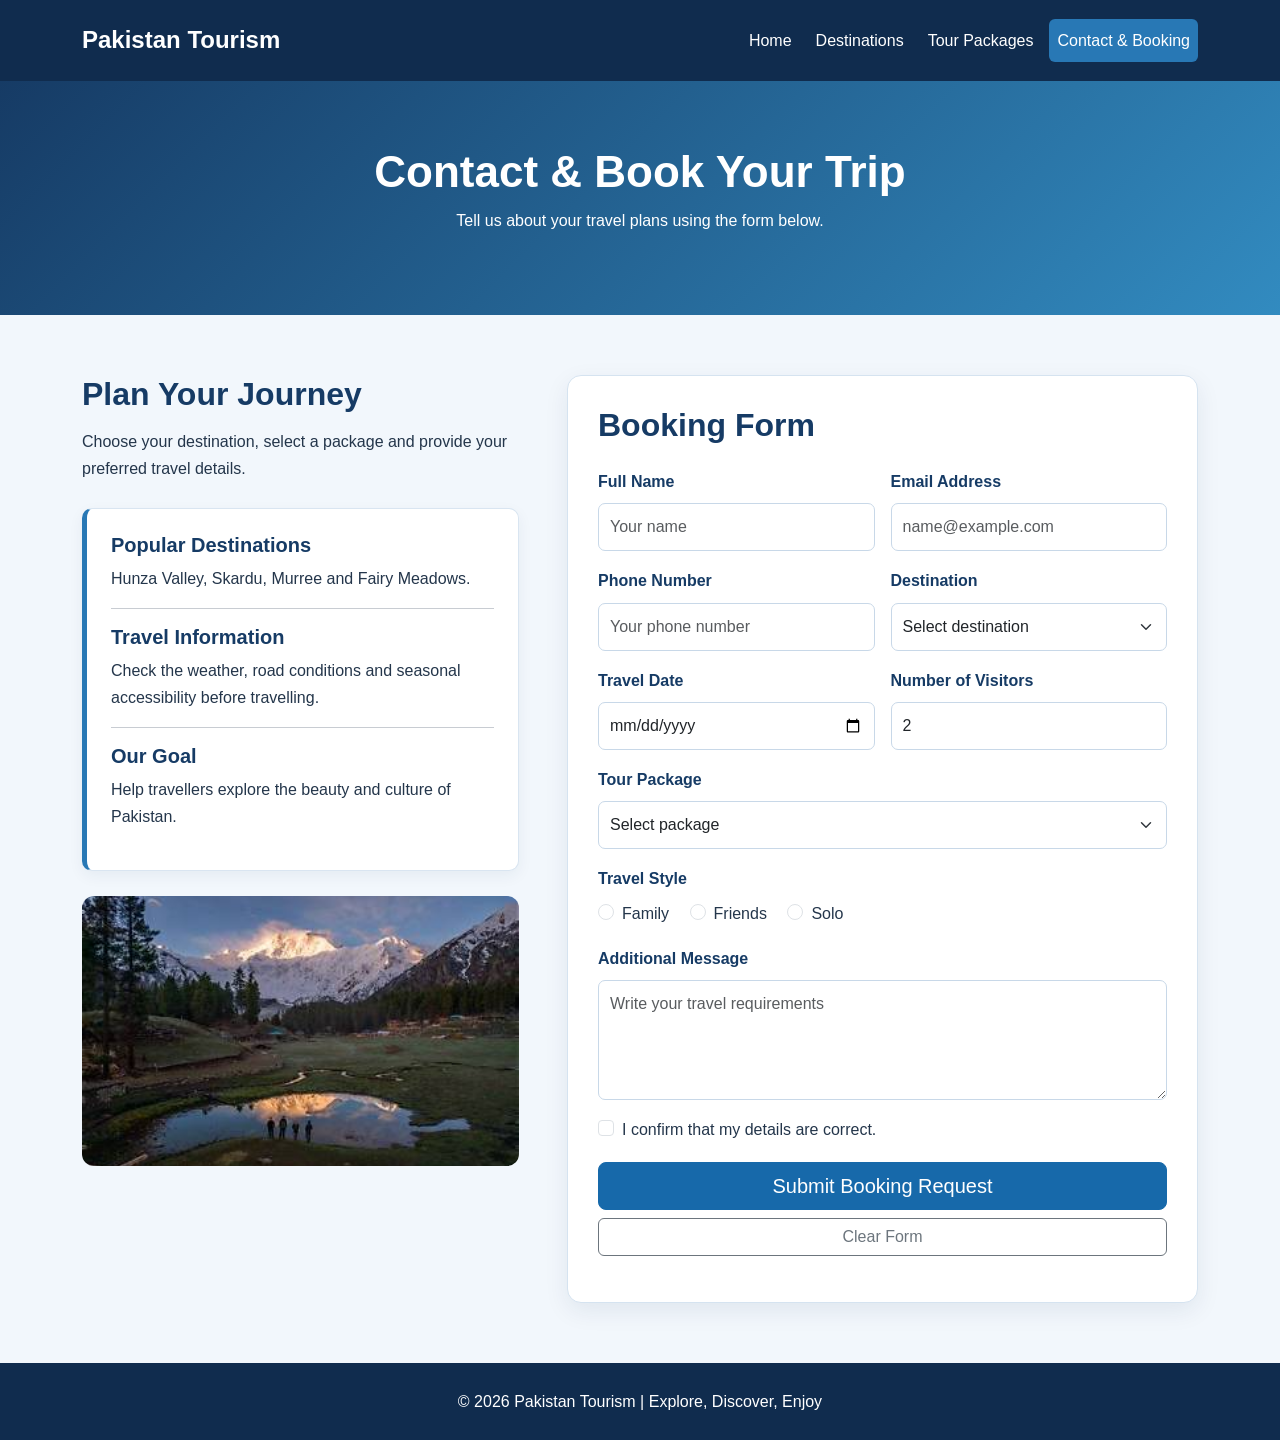
<file: contact.html>
<!DOCTYPE html>
<html lang="en">
<head>
    <meta charset="UTF-8">
    <meta name="viewport" content="width=device-width, initial-scale=1.0">
    <title>Contact & Booking - Pakistan Tourism</title>
    <link href="https://cdn.jsdelivr.net/npm/bootstrap@5.3.3/dist/css/bootstrap.min.css" rel="stylesheet">
    <link rel="stylesheet" href="style.css">
</head>
<body>

<nav class="navbar navbar-expand-lg navbar-dark main-nav">
    <div class="container">
        <a class="navbar-brand fw-bold" href="index.html">Pakistan Tourism</a>
        <button class="navbar-toggler" type="button" data-bs-toggle="collapse" data-bs-target="#menu" aria-label="Toggle navigation">
            <span class="navbar-toggler-icon"></span>
        </button>
        <div class="collapse navbar-collapse" id="menu">
            <ul class="navbar-nav ms-auto">
                <li class="nav-item"><a class="nav-link" href="index.html">Home</a></li>
                <li class="nav-item"><a class="nav-link" href="destinations.html">Destinations</a></li>
                <li class="nav-item"><a class="nav-link" href="tours.html">Tour Packages</a></li>
                <li class="nav-item"><a class="nav-link active" href="contact.html">Contact & Booking</a></li>
            </ul>
        </div>
    </div>
</nav>

<header class="page-banner">
    <div class="container">
        <h1>Contact & Book Your Trip</h1>
        <p>Tell us about your travel plans using the form below.</p>
    </div>
</header>

<section class="container section-space">
    <div class="row g-5">
        <div class="col-lg-5">
            <h2 class="section-title">Plan Your Journey</h2>
            <p>Choose your destination, select a package and provide your preferred travel details.</p>

            <div class="contact-box">
                <h5>Popular Destinations</h5>
                <p>Hunza Valley, Skardu, Murree and Fairy Meadows.</p>
                <hr>
                <h5>Travel Information</h5>
                <p>Check the weather, road conditions and seasonal accessibility before travelling.</p>
                <hr>
                <h5>Our Goal</h5>
                <p>Help travellers explore the beauty and culture of Pakistan.</p>
            </div>

            <img src="fairymeadows.jpg" alt="Fairy Meadows landscape" class="contact-image">
        </div>

        <div class="col-lg-7">
            <div class="form-card">
                <h2 class="section-title mb-4">Booking Form</h2>

                <form id="bookingForm">
                    <div class="row g-3">

                        <div class="col-md-6">
                            <label for="fullName" class="form-label">Full Name</label>
                            <input type="text" class="form-control" id="fullName" placeholder="Your name" required>
                        </div>

                        <div class="col-md-6">
                            <label for="email" class="form-label">Email Address</label>
                            <input type="email" class="form-control" id="email" placeholder="name@example.com" required>
                        </div>

                        <div class="col-md-6">
                            <label for="phone" class="form-label">Phone Number</label>
                            <input type="tel" class="form-control" id="phone" placeholder="Your phone number" required>
                        </div>

                        <div class="col-md-6">
                            <label for="destination" class="form-label">Destination</label>
                            <select class="form-select" id="destination" required>
                                <option value="">Select destination</option>
                                <option>Hunza Valley</option>
                                <option>Skardu</option>
                                <option>Murree</option>
                                <option>Fairy Meadows</option>
                            </select>
                        </div>

                        <div class="col-md-6">
                            <label for="travelDate" class="form-label">Travel Date</label>
                            <input type="date" class="form-control" id="travelDate" required>
                        </div>

                        <div class="col-md-6">
                            <label for="visitors" class="form-label">Number of Visitors</label>
                            <input type="number" class="form-control" id="visitors" min="1" max="50" value="2" required>
                        </div>

                        <div class="col-12">
                            <label for="package" class="form-label">Tour Package</label>
                            <select class="form-select" id="package" required>
                                <option value="">Select package</option>
                                <option>Hunza Explorer</option>
                                <option>Skardu Escape</option>
                                <option>Murree Retreat</option>
                                <option>Custom Trip</option>
                            </select>
                        </div>

                        <div class="col-12">
                            <label class="form-label d-block">Travel Style</label>

                            <div class="form-check form-check-inline">
                                <input class="form-check-input" type="radio" name="travelStyle" id="family" value="Family" required>
                                <label class="form-check-label" for="family">Family</label>
                            </div>

                            <div class="form-check form-check-inline">
                                <input class="form-check-input" type="radio" name="travelStyle" id="friends" value="Friends">
                                <label class="form-check-label" for="friends">Friends</label>
                            </div>

                            <div class="form-check form-check-inline">
                                <input class="form-check-input" type="radio" name="travelStyle" id="solo" value="Solo">
                                <label class="form-check-label" for="solo">Solo</label>
                            </div>
                        </div>

                        <div class="col-12">
                            <label for="message" class="form-label">Additional Message</label>
                            <textarea class="form-control" id="message" rows="4" placeholder="Write your travel requirements"></textarea>
                        </div>

                        <div class="col-12">
                            <div class="form-check">
                                <input class="form-check-input" type="checkbox" id="agreement" required>
                                <label class="form-check-label" for="agreement">
                                    I confirm that my details are correct.
                                </label>
                            </div>
                        </div>

                        <div class="col-12">
                            <button type="submit" class="btn btn-primary btn-lg w-100">Submit Booking Request</button>
                            <button type="reset" class="btn btn-outline-secondary w-100 mt-2">Clear Form</button>
                        </div>

                        <div class="col-12">
                            <div id="formMessage" class="alert alert-success d-none" role="status"></div>
                        </div>
                    </div>
                </form>
            </div>
        </div>
    </div>
</section>

<footer class="site-footer">
    <p>&copy; 2026 Pakistan Tourism | Explore, Discover, Enjoy</p>
</footer>

<script src="https://cdn.jsdelivr.net/npm/bootstrap@5.3.3/dist/js/bootstrap.bundle.min.js"></script>
<script>
    const bookingForm = document.getElementById("bookingForm");
    const formMessage = document.getElementById("formMessage");

    bookingForm.addEventListener("submit", function(event) {
        event.preventDefault();

        if (!bookingForm.checkValidity()) {
            bookingForm.reportValidity();
            return;
        }

        formMessage.textContent =
            "Thank you, " + document.getElementById("fullName").value +
            "! Your demo form was submitted successfully. No booking was sent to a server.";

        formMessage.classList.remove("d-none");
    });

    bookingForm.addEventListener("reset", function() {
        formMessage.classList.add("d-none");
        formMessage.textContent = "";
    });
</script>
</body>
</html>
</file>
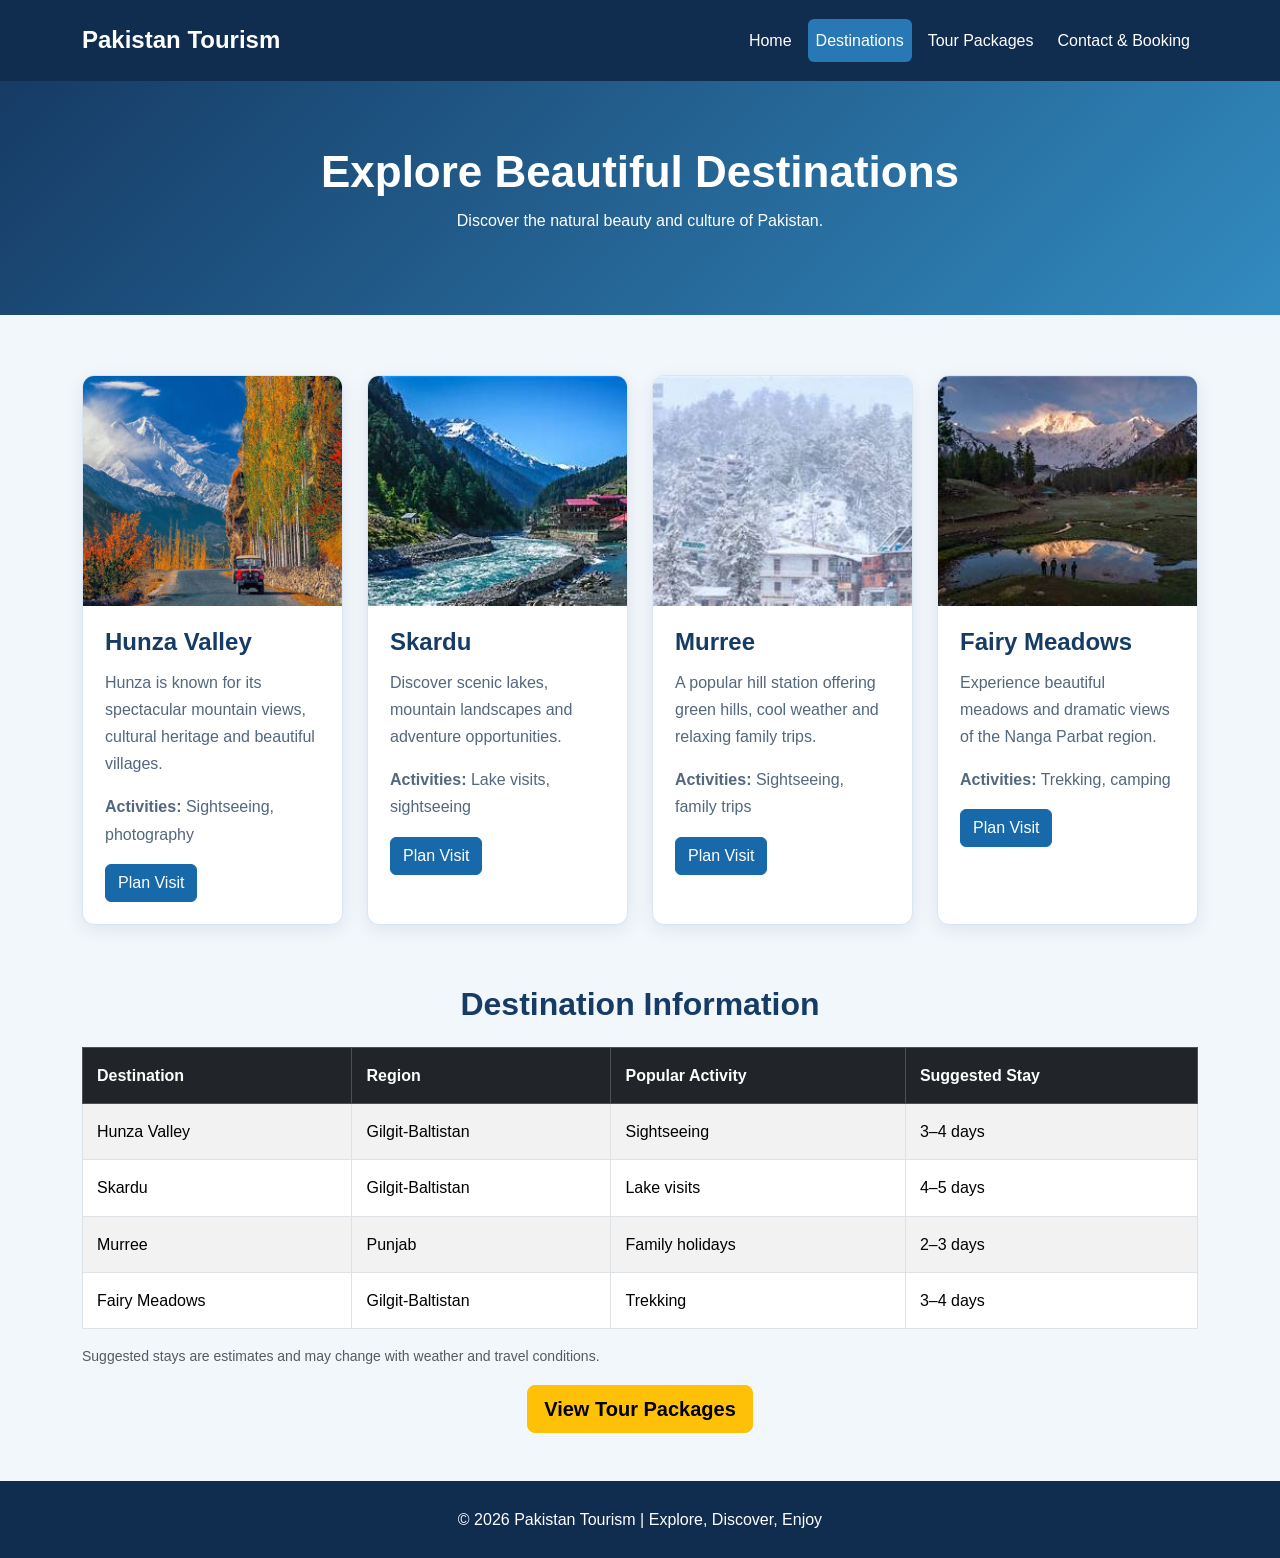
<file: destinations.html>
<!DOCTYPE html>
<html lang="en">
<head>
    <meta charset="UTF-8">
    <meta name="viewport" content="width=device-width, initial-scale=1.0">
    <title>Destinations - Pakistan Tourism</title>
    <link href="https://cdn.jsdelivr.net/npm/bootstrap@5.3.3/dist/css/bootstrap.min.css" rel="stylesheet">
    <link rel="stylesheet" href="style.css">
</head>
<body>

<nav class="navbar navbar-expand-lg navbar-dark main-nav">
    <div class="container">
        <a class="navbar-brand fw-bold" href="index.html">Pakistan Tourism</a>
        <button class="navbar-toggler" type="button" data-bs-toggle="collapse" data-bs-target="#menu" aria-label="Toggle navigation">
            <span class="navbar-toggler-icon"></span>
        </button>
        <div class="collapse navbar-collapse" id="menu">
            <ul class="navbar-nav ms-auto">
                <li class="nav-item"><a class="nav-link" href="index.html">Home</a></li>
                <li class="nav-item"><a class="nav-link active" href="destinations.html">Destinations</a></li>
                <li class="nav-item"><a class="nav-link" href="tours.html">Tour Packages</a></li>
                <li class="nav-item"><a class="nav-link" href="contact.html">Contact & Booking</a></li>
            </ul>
        </div>
    </div>
</nav>

<header class="page-banner">
    <div class="container">
        <h1>Explore Beautiful Destinations</h1>
        <p>Discover the natural beauty and culture of Pakistan.</p>
    </div>
</header>

<section class="container section-space">
    <div class="row g-4">

        <div class="col-md-6 col-lg-3">
            <div class="info-card">
                <img src="hunza.jpg" alt="Hunza Valley">
                <div class="card-body-custom">
                    <h4>Hunza Valley</h4>
                    <p>Hunza is known for its spectacular mountain views, cultural heritage and beautiful villages.</p>
                    <p><strong>Activities:</strong> Sightseeing, photography</p>
                    <a href="contact.html" class="btn btn-primary">Plan Visit</a>
                </div>
            </div>
        </div>

        <div class="col-md-6 col-lg-3">
            <div class="info-card">
                <img src="skardu.jpg" alt="Skardu">
                <div class="card-body-custom">
                    <h4>Skardu</h4>
                    <p>Discover scenic lakes, mountain landscapes and adventure opportunities.</p>
                    <p><strong>Activities:</strong> Lake visits, sightseeing</p>
                    <a href="contact.html" class="btn btn-primary">Plan Visit</a>
                </div>
            </div>
        </div>

        <div class="col-md-6 col-lg-3">
            <div class="info-card">
                <img src="murree.jpg" alt="Murree">
                <div class="card-body-custom">
                    <h4>Murree</h4>
                    <p>A popular hill station offering green hills, cool weather and relaxing family trips.</p>
                    <p><strong>Activities:</strong> Sightseeing, family trips</p>
                    <a href="contact.html" class="btn btn-primary">Plan Visit</a>
                </div>
            </div>
        </div>

        <div class="col-md-6 col-lg-3">
            <div class="info-card">
                <img src="fairymeadows.jpg" alt="Fairy Meadows">
                <div class="card-body-custom">
                    <h4>Fairy Meadows</h4>
                    <p>Experience beautiful meadows and dramatic views of the Nanga Parbat region.</p>
                    <p><strong>Activities:</strong> Trekking, camping</p>
                    <a href="contact.html" class="btn btn-primary">Plan Visit</a>
                </div>
            </div>
        </div>

    </div>
</section>

<section class="container pb-5">
    <h2 class="section-title text-center mb-4">Destination Information</h2>
    <div class="table-responsive">
        <table class="table table-bordered table-striped">
            <thead class="table-dark">
                <tr>
                    <th>Destination</th>
                    <th>Region</th>
                    <th>Popular Activity</th>
                    <th>Suggested Stay</th>
                </tr>
            </thead>
            <tbody>
                <tr><td>Hunza Valley</td><td>Gilgit-Baltistan</td><td>Sightseeing</td><td>3–4 days</td></tr>
                <tr><td>Skardu</td><td>Gilgit-Baltistan</td><td>Lake visits</td><td>4–5 days</td></tr>
                <tr><td>Murree</td><td>Punjab</td><td>Family holidays</td><td>2–3 days</td></tr>
                <tr><td>Fairy Meadows</td><td>Gilgit-Baltistan</td><td>Trekking</td><td>3–4 days</td></tr>
            </tbody>
        </table>
    </div>
    <p class="text-muted small">Suggested stays are estimates and may change with weather and travel conditions.</p>
    <div class="text-center">
        <a href="tours.html" class="btn btn-warning btn-lg">View Tour Packages</a>
    </div>
</section>

<footer class="site-footer">
    <p>&copy; 2026 Pakistan Tourism | Explore, Discover, Enjoy</p>
</footer>

<script src="https://cdn.jsdelivr.net/npm/bootstrap@5.3.3/dist/js/bootstrap.bundle.min.js"></script>
</body>
</html>
</file>
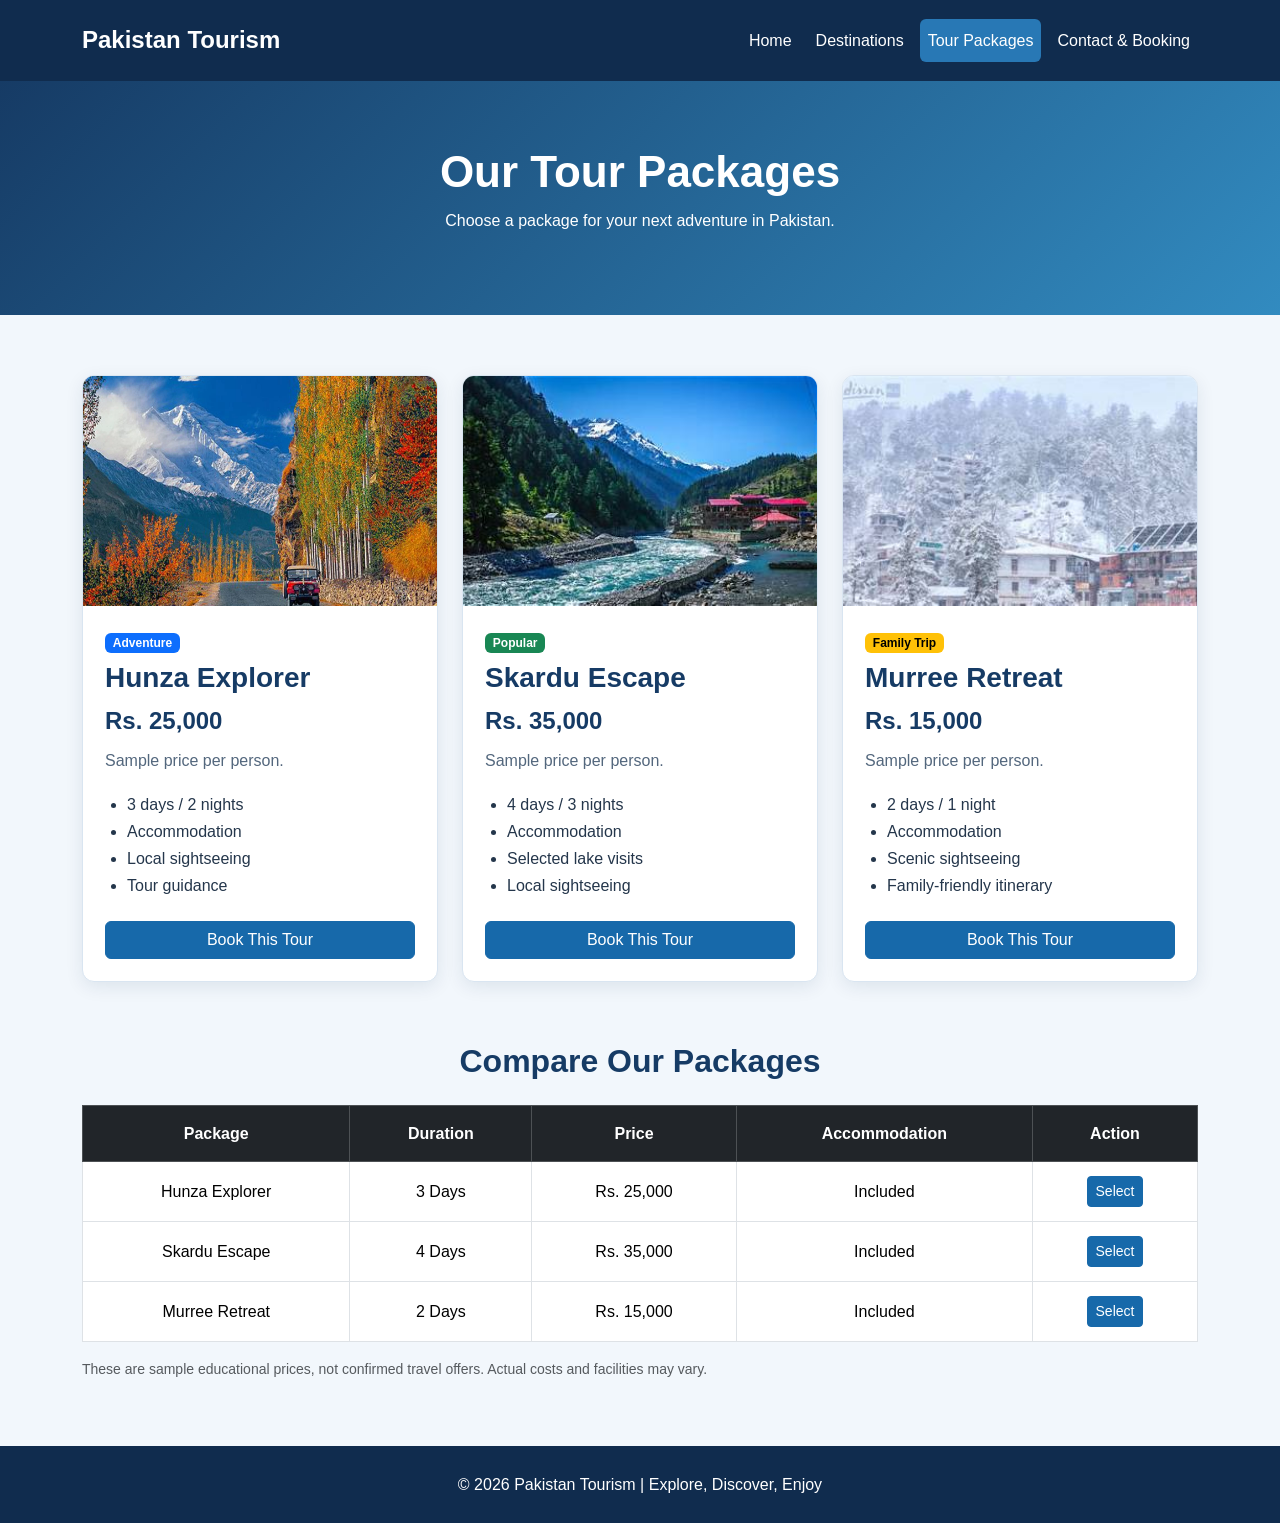
<file: tours.html>
<!DOCTYPE html>
<html lang="en">
<head>
    <meta charset="UTF-8">
    <meta name="viewport" content="width=device-width, initial-scale=1.0">
    <title>Tour Packages - Pakistan Tourism</title>
    <link href="https://cdn.jsdelivr.net/npm/bootstrap@5.3.3/dist/css/bootstrap.min.css" rel="stylesheet">
    <link rel="stylesheet" href="style.css">
</head>
<body>

<nav class="navbar navbar-expand-lg navbar-dark main-nav">
    <div class="container">
        <a class="navbar-brand fw-bold" href="index.html">Pakistan Tourism</a>
        <button class="navbar-toggler" type="button" data-bs-toggle="collapse" data-bs-target="#menu" aria-label="Toggle navigation">
            <span class="navbar-toggler-icon"></span>
        </button>
        <div class="collapse navbar-collapse" id="menu">
            <ul class="navbar-nav ms-auto">
                <li class="nav-item"><a class="nav-link" href="index.html">Home</a></li>
                <li class="nav-item"><a class="nav-link" href="destinations.html">Destinations</a></li>
                <li class="nav-item"><a class="nav-link active" href="tours.html">Tour Packages</a></li>
                <li class="nav-item"><a class="nav-link" href="contact.html">Contact & Booking</a></li>
            </ul>
        </div>
    </div>
</nav>

<header class="page-banner">
    <div class="container">
        <h1>Our Tour Packages</h1>
        <p>Choose a package for your next adventure in Pakistan.</p>
    </div>
</header>

<section class="container section-space">
    <div class="row g-4">

        <div class="col-md-4">
            <div class="info-card">
                <img src="hunza.jpg" alt="Hunza tour">
                <div class="card-body-custom">
                    <span class="badge text-bg-primary mb-2">Adventure</span>
                    <h3>Hunza Explorer</h3>
                    <h4 class="package-price">Rs. 25,000</h4>
                    <p>Sample price per person.</p>
                    <ul>
                        <li>3 days / 2 nights</li>
                        <li>Accommodation</li>
                        <li>Local sightseeing</li>
                        <li>Tour guidance</li>
                    </ul>
                    <a href="contact.html" class="btn btn-primary w-100">Book This Tour</a>
                </div>
            </div>
        </div>

        <div class="col-md-4">
            <div class="info-card">
                <img src="skardu.jpg" alt="Skardu tour">
                <div class="card-body-custom">
                    <span class="badge text-bg-success mb-2">Popular</span>
                    <h3>Skardu Escape</h3>
                    <h4 class="package-price">Rs. 35,000</h4>
                    <p>Sample price per person.</p>
                    <ul>
                        <li>4 days / 3 nights</li>
                        <li>Accommodation</li>
                        <li>Selected lake visits</li>
                        <li>Local sightseeing</li>
                    </ul>
                    <a href="contact.html" class="btn btn-primary w-100">Book This Tour</a>
                </div>
            </div>
        </div>

        <div class="col-md-4">
            <div class="info-card">
                <img src="murree.jpg" alt="Murree tour">
                <div class="card-body-custom">
                    <span class="badge text-bg-warning mb-2">Family Trip</span>
                    <h3>Murree Retreat</h3>
                    <h4 class="package-price">Rs. 15,000</h4>
                    <p>Sample price per person.</p>
                    <ul>
                        <li>2 days / 1 night</li>
                        <li>Accommodation</li>
                        <li>Scenic sightseeing</li>
                        <li>Family-friendly itinerary</li>
                    </ul>
                    <a href="contact.html" class="btn btn-primary w-100">Book This Tour</a>
                </div>
            </div>
        </div>

    </div>
</section>

<section class="container pb-5">
    <h2 class="section-title text-center mb-4">Compare Our Packages</h2>
    <div class="table-responsive">
        <table class="table table-bordered table-hover text-center align-middle">
            <thead class="table-dark">
                <tr>
                    <th>Package</th>
                    <th>Duration</th>
                    <th>Price</th>
                    <th>Accommodation</th>
                    <th>Action</th>
                </tr>
            </thead>
            <tbody>
                <tr>
                    <td>Hunza Explorer</td>
                    <td>3 Days</td>
                    <td>Rs. 25,000</td>
                    <td>Included</td>
                    <td><a href="contact.html" class="btn btn-sm btn-primary">Select</a></td>
                </tr>
                <tr>
                    <td>Skardu Escape</td>
                    <td>4 Days</td>
                    <td>Rs. 35,000</td>
                    <td>Included</td>
                    <td><a href="contact.html" class="btn btn-sm btn-primary">Select</a></td>
                </tr>
                <tr>
                    <td>Murree Retreat</td>
                    <td>2 Days</td>
                    <td>Rs. 15,000</td>
                    <td>Included</td>
                    <td><a href="contact.html" class="btn btn-sm btn-primary">Select</a></td>
                </tr>
            </tbody>
        </table>
    </div>
    <p class="text-muted small">These are sample educational prices, not confirmed travel offers. Actual costs and facilities may vary.</p>
</section>

<footer class="site-footer">
    <p>&copy; 2026 Pakistan Tourism | Explore, Discover, Enjoy</p>
</footer>

<script src="https://cdn.jsdelivr.net/npm/bootstrap@5.3.3/dist/js/bootstrap.bundle.min.js"></script>
</body>
</html>
</file>
<file: style.css>
/* GENERAL DESIGN */
body {
    font-family: Arial, sans-serif;
    background-color: #f2f7fc;
    color: #24364b;
    margin: 0;
    line-height: 1.7;
}

img {
    max-width: 100%;
}

/* NAVBAR */
.main-nav {
    background-color: #102c4e;
    padding: 15px 0;
}

.navbar-brand {
    font-size: 24px;
}

.navbar-nav .nav-link {
    color: white;
    margin-left: 8px;
    border-radius: 6px;
    padding: 8px 12px;
}

.navbar-nav .nav-link:hover,
.navbar-nav .nav-link.active {
    background-color: #2878b5;
    color: white;
}

/* HOME HERO WITH LOCAL IMAGE */
.hero-section {
    min-height: 520px;
    display: flex;
    align-items: center;
    background:
        linear-gradient(rgba(7, 27, 49, 0.72), rgba(7, 27, 49, 0.45)),
        url("images/mountains.jpg");
    background-size: cover;
    background-position: center;
    background-repeat: no-repeat;
    color: white;
    padding: 70px 0;
}

.hero-content {
    max-width: 700px;
}

.hero-content h1 {
    font-size: clamp(35px, 5vw, 58px);
    font-weight: bold;
    line-height: 1.2;
    margin-bottom: 20px;
}

.hero-content p {
    font-size: 18px;
    margin-bottom: 25px;
}

/* INNER PAGE HEADERS */
.page-banner {
    background: linear-gradient(135deg, #163b65, #328bc0);
    color: white;
    padding: 65px 15px;
    text-align: center;
}

.page-banner h1 {
    font-size: clamp(30px, 4vw, 44px);
    font-weight: bold;
}

/* SECTION SPACING */
.section-space {
    padding-top: 60px;
    padding-bottom: 60px;
}

.section-title {
    color: #163b65;
    font-weight: bold;
    margin-bottom: 15px;
}

/* IMAGE CARDS */
.info-card {
    background-color: white;
    border: 1px solid #d9e5f1;
    border-radius: 12px;
    overflow: hidden;
    height: 100%;
    box-shadow: 0 5px 18px rgba(16, 44, 78, 0.09);
    transition: transform 0.3s, box-shadow 0.3s;
}

.info-card:hover {
    transform: translateY(-5px);
    box-shadow: 0 12px 25px rgba(16, 44, 78, 0.15);
}

.info-card > img {
    width: 100%;
    height: 230px;
    object-fit: cover;
}

.card-body-custom {
    padding: 22px;
}

.card-body-custom h3,
.card-body-custom h4 {
    color: #163b65;
    font-weight: bold;
    margin-bottom: 12px;
}

.card-body-custom p {
    color: #53677d;
}

.card-body-custom ul {
    padding-left: 22px;
    margin-bottom: 22px;
}

/* BUTTONS */
.btn-primary {
    background-color: #1769aa;
    border-color: #1769aa;
}

.btn-primary:hover {
    background-color: #104a7c;
    border-color: #104a7c;
}

.btn-warning {
    font-weight: bold;
}

/* HOME STATISTICS */
.stats-section {
    background-color: #163b65;
    color: white;
    padding: 40px 0;
}

.stats-section h2 {
    color: #ffd166;
    font-size: 36px;
    font-weight: bold;
}

.stats-section p {
    margin-bottom: 0;
}

/* TABLES */
.table {
    background-color: white;
}

.table td,
.table th {
    padding: 14px;
    vertical-align: middle;
}

/* TOUR PRICES */
.package-price {
    color: #167b58;
    font-weight: bold;
}

/* CONTACT INFORMATION */
.contact-box {
    background-color: white;
    border: 1px solid #d9e5f1;
    border-left: 5px solid #2878b5;
    border-radius: 10px;
    padding: 24px;
    margin: 25px 0;
    box-shadow: 0 5px 15px rgba(16, 44, 78, 0.06);
}

.contact-box h5 {
    color: #163b65;
    font-weight: bold;
}

.contact-image {
    width: 100%;
    height: 270px;
    object-fit: cover;
    border-radius: 12px;
}

/* BOOKING FORM */
.form-card {
    background-color: white;
    padding: 30px;
    border: 1px solid #d5e3f0;
    border-radius: 14px;
    box-shadow: 0 8px 25px rgba(16, 44, 78, 0.08);
}

.form-label {
    color: #163b65;
    font-weight: bold;
}

.form-control,
.form-select {
    border: 1px solid #c8d8e8;
    padding: 11px;
    border-radius: 7px;
}

.form-control:focus,
.form-select:focus {
    border-color: #2878b5;
    box-shadow: 0 0 0 3px rgba(40, 120, 181, 0.15);
}

/* FOOTER */
.site-footer {
    background-color: #102c4e;
    color: white;
    padding: 25px 15px;
    text-align: center;
}

.site-footer p {
    margin-bottom: 0;
}

/* MOBILE RESPONSIVE DESIGN */
@media (max-width: 768px) {
    .hero-section {
        min-height: 420px;
        padding: 50px 0;
    }

    .hero-content h1 {
        font-size: 36px;
    }

    .page-banner {
        padding: 45px 15px;
    }

    .section-space {
        padding-top: 40px;
        padding-bottom: 40px;
    }

    .form-card {
        padding: 20px;
    }

    .navbar-nav .nav-link {
        margin: 3px 0;
    }
}
</file>
